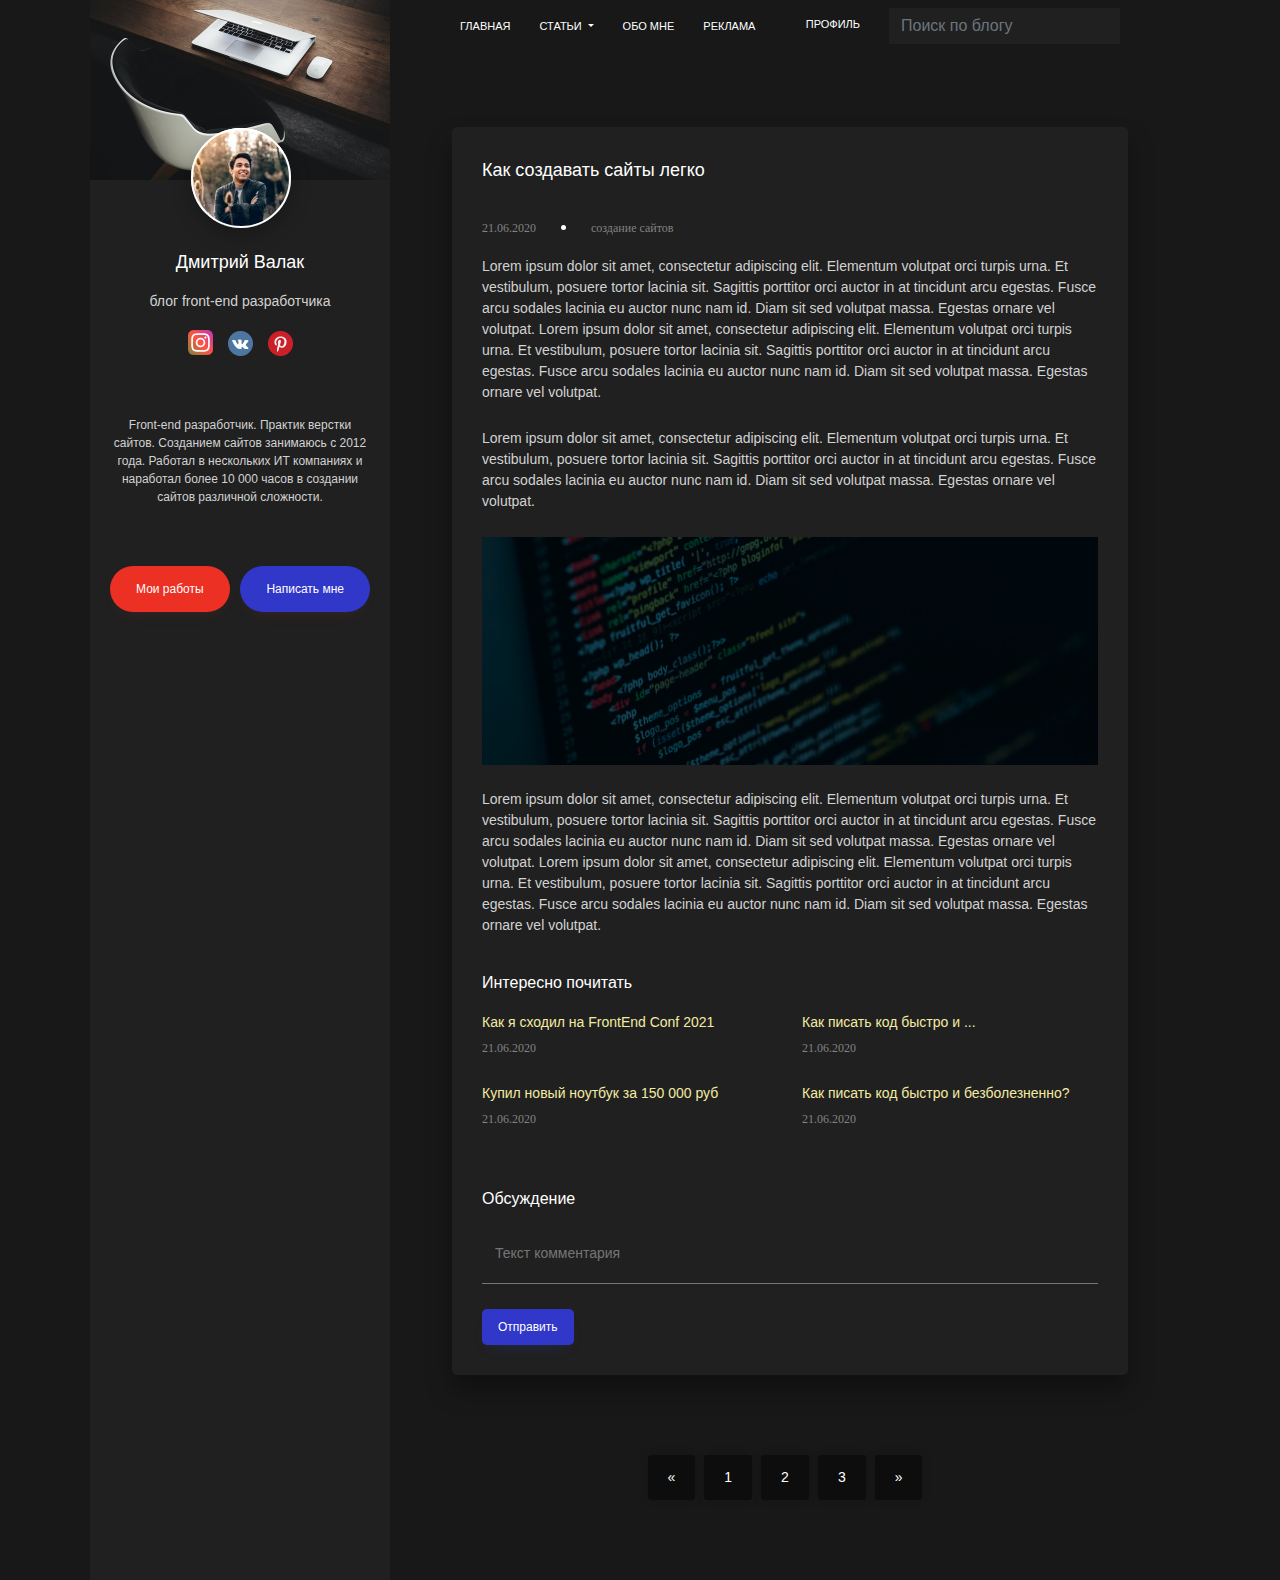
<file: article.html>
<!DOCTYPE html>
<html lang="en">

<head>
    <meta charset="UTF-8">
    <meta http-equiv="X-UA-Compatible" content="IE=edge">
    <meta name="viewport" content="width=device-width, initial-scale=1.0">
    <title>Personality blog</title>
    <link rel="shortcut icon" href="img/page-1/btn.svg" type="image/x-icon">
    <link rel="stylesheet" href="css/bootstrap.css">
    <link rel="stylesheet" href="css/style.css">
</head>

<body>
    <div class="main-container">

        <div class="container">
            <nav class="navbar navbar-expand-lg navbar-light">
                <button class="navbar-toggler" type="button" data-bs-toggle="collapse"
                    data-bs-target="#navbarSupportedContent" aria-controls="navbarSupportedContent"
                    aria-expanded="false" aria-label="Toggle navigation">
                    <span class="navbar-toggler-icon"></span>
                </button>
                <div class="collapse navbar-collapse" id="navbarSupportedContent">
                    <ul class="navbar-nav me-auto mb-2 mb-lg-0">
                        <li class="nav-item">
                            <a class="nav-link active" aria-current="page" href="index.html">ГЛАВНАЯ</a>
                        </li>
                        <li class="nav-item dropdown">
                            <a class="nav-link dropdown-toggle" href="article.html" id="navbarDropdown" role="button"
                                data-bs-toggle="dropdown" aria-expanded="false">
                                СТАТЬИ
                            </a>
                            <ul class="dropdown-menu" aria-labelledby="navbarDropdown">
                                <li><a class="dropdown-item" href="article.html">Создание сайтов</a></li>
                                <li><a class="dropdown-item" href="#Internet-Marketing">Интернет-маркетинг</a></li>
                                <li><a class="dropdown-item" href="#Video-promotion">Продвижение видео</a></li>
                            </ul>
                        </li>
                        <li class="nav-item">
                            <a class="nav-link" href="index.html">ОБО МНЕ</a>
                        </li>

                        <li class="nav-item">
                            <a class="nav-link" href="mywork.html">РЕКЛАМА</a>
                        </li>
                    </ul>
                    <form class="d-flex">
                        <a class="nav-link" href="profile.html">ПРОФИЛЬ</a>
                        <input class="form-control me-2" type="search" placeholder="Поиск по блогу" aria-label="search">
                    </form>
                </div>
            </nav>
            <section class="article">
                <div class="article__item">
                    <div class="title">Как создавать сайты легко</div>
                    <div class="content-box__subtitle d-flex">
                        <div class="secondary-subtitle">21.06.2020</div>
                        <div class="circle"></div>
                        <div class="secondary-subtitle"> создание сайтов</div>
                    </div>
                    <div class="subtitle">Lorem ipsum dolor sit amet, consectetur adipiscing elit. Elementum volutpat
                        orci turpis urna. Et vestibulum, posuere tortor lacinia sit. Sagittis porttitor orci auctor in
                        at tincidunt arcu egestas. Fusce arcu sodales lacinia eu auctor nunc nam id. Diam sit sed
                        volutpat massa. Egestas ornare vel volutpat. Lorem ipsum dolor sit amet, consectetur adipiscing
                        elit. Elementum volutpat orci turpis urna. Et vestibulum, posuere tortor lacinia sit. Sagittis
                        porttitor orci auctor in at tincidunt arcu egestas. Fusce arcu sodales lacinia eu auctor nunc
                        nam id. Diam sit sed volutpat massa. Egestas ornare vel volutpat.
                    </div>
                    <div class="subtitle">Lorem ipsum dolor sit amet, consectetur adipiscing elit. Elementum volutpat
                        orci
                        turpis urna. Et vestibulum, posuere tortor lacinia sit. Sagittis porttitor orci auctor in at
                        tincidunt arcu egestas. Fusce arcu sodales lacinia eu auctor nunc nam id. Diam sit sed volutpat
                        massa. Egestas ornare vel volutpat.</div>
                    <img src="./img/article-baner.jpg" alt="article-baner" class="img-fluid mb-4">
                    <div class="subtitle">Lorem ipsum dolor sit amet, consectetur adipiscing elit. Elementum volutpat
                        orci turpis urna. Et vestibulum, posuere tortor lacinia sit. Sagittis porttitor orci auctor in
                        at tincidunt arcu egestas. Fusce arcu sodales lacinia eu auctor nunc nam id. Diam sit sed
                        volutpat massa. Egestas ornare vel volutpat. Lorem ipsum dolor sit amet, consectetur adipiscing
                        elit. Elementum volutpat orci turpis urna. Et vestibulum, posuere tortor lacinia sit. Sagittis
                        porttitor orci auctor in at tincidunt arcu egestas. Fusce arcu sodales lacinia eu auctor nunc
                        nam id. Diam sit sed volutpat massa. Egestas ornare vel volutpat.
                    </div>

                    <div class="article-reading">
                        <div class="title">Интересно почитать</div>
                        <div class="row">
                            <div class="col-md-6">
                                <a class="subtitle scrollto" href="index.html#conference">Как я сходил на FrontEnd Conf 2021</a>
                                <div class="secondary-subtitle">21.06.2020</div>
                            </div>
                            <div class="col-md-6">
                                <a class="subtitle scrollto" href="index.html#conference">Как писать код быстро и ...</a>
                                <div class="secondary-subtitle">21.06.2020</div>
                            </div>
                            <div class="col-md-6">
                                <a class="subtitle scrollto" href="index.html#video-blog">Купил новый ноутбук за 150 000 руб</a>
                                <div class="secondary-subtitle">21.06.2020</div>
                            </div>
                            <div class="col-md-6">
                                <a class="subtitle scrollto" href="index.html#writing">Как писать код быстро и безболезненно?</a>
                                <div class="secondary-subtitle">21.06.2020</div>
                            </div>
                        </div>
                        <div class="title">Обсуждение</div>
                        <div class="form-floating ">
                        <input type="text" class="form-control" id="floatingInput" placeholder="name">
                            <label for="floatingInput">Текст комментария</label></div>
                            <button class="btn btn-wright" type="submit">Отправить</button>
                    </div>
                </div>


            </section>





            <nav aria-label="Page navigation example">
                <ul class="pagination justify-content-center">
                    <li class="page-item">
                        <a class="page-link" href="#" aria-label="Previous">
                            <span aria-hidden="true">&laquo;</span>
                            <span class="sr-only"></span>
                        </a>
                    </li>
                    <li class="page-item"><a class="page-link" href="#">1</a></li>
                    <li class="page-item"><a class="page-link" href="#">2</a></li>
                    <li class="page-item"><a class="page-link" href="#">3</a></li>
                    <li class="page-item">
                        <a class="page-link" href="#" aria-label="Next">
                            <span aria-hidden="true">&raquo;</span>
                            <span class="sr-only"></span>
                        </a>
                    </li>
                </ul>
            </nav>
            </section>
        </div>




        <aside class="sidebar-section">
            <div class="sidebar-section__img--content">
                <img src="./img/sidebar-img.jpg" alt="sidebar" class="img-fluid">
                <img src="./img/sidebar-photo.svg" alt="sidebar-photo" class="img-fluid second-img"></div>
            <div class="sidebar-section__content">
                <div class="title">Дмитрий Валак</div>
                <p>блог front-end разработчика</p>
                <ul class="social">
                    <li><a href="#" class="instagram" target="_blank" rel="noopener"></a></li>
                    <li><a href="#" class="vk" target="_blank" rel="noopener"></a></li>
                    <li><a href="#" class="pinterest" target="_blank" rel="noopener"></a></li>
                </ul>
                <div class="subtitle">Front-end разработчик. Практик верстки сайтов.
                    Созданием сайтов занимаюсь с 2012 года. Работал в нескольких ИТ компаниях и наработал более 10 000
                    часов
                    в создании сайтов различной сложности.
                </div>
                <div class="btn-box d-flex justify-content-between">
                    <a class="btn " href="mywork.html">Мои работы</a>
                    <button class="btn btn-wright" type="submit">Написать мне</button>
                </div>
            </div>
        </aside>
    </div>
    <script src="js/jQuery-v3.6.0.js"></script>
    <script src="js/bootstrap.min.js"></script>
    <script src="js/popper.min.js"></script>
    <script src="js/main.js"></script>
</body>

</html>
</file>
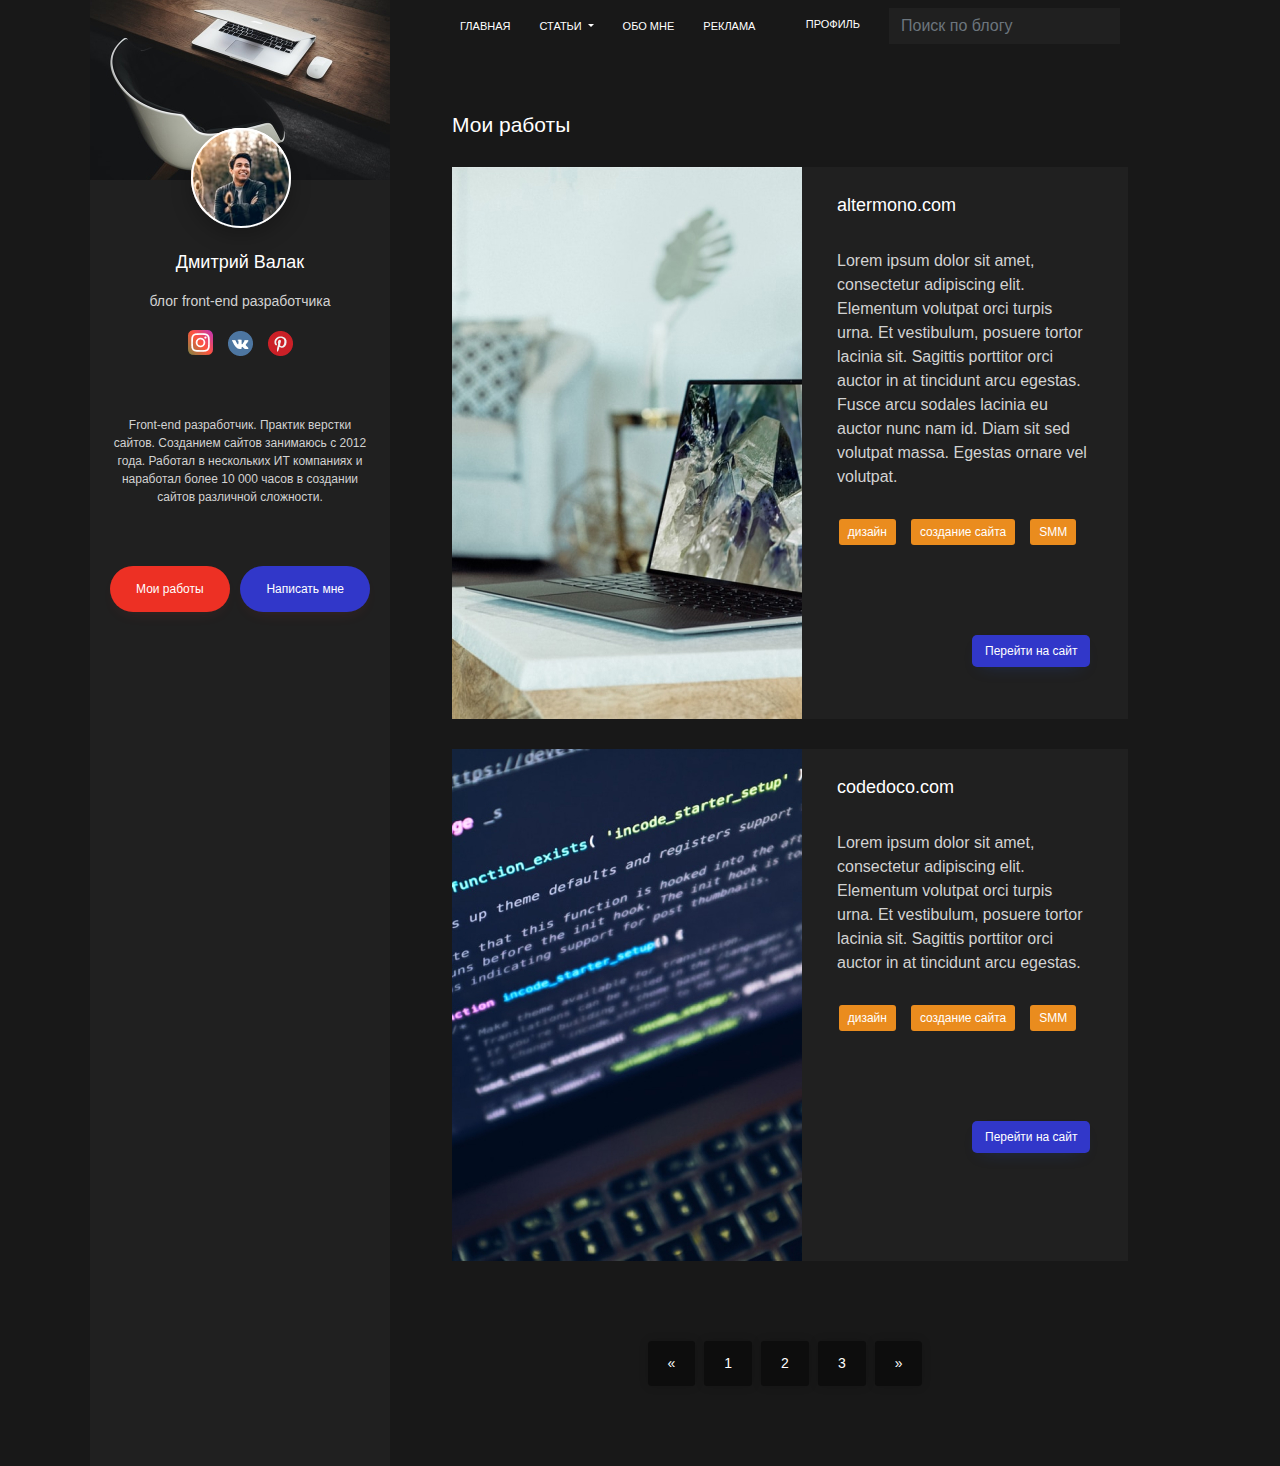
<file: mywork.html>
<!DOCTYPE html>
<html lang="en">

<head>
    <meta charset="UTF-8">
    <meta http-equiv="X-UA-Compatible" content="IE=edge">
    <meta name="viewport" content="width=device-width, initial-scale=1.0">
    <title>Personality blog</title>
    <link rel="shortcut icon" href="img/page-1/btn.svg" type="image/x-icon">
    <link rel="stylesheet" href="css/bootstrap.css">
    <link rel="stylesheet" href="css/style.css">
</head>

<body>
    <div class="main-container">

        <div class="container">
            <nav class="navbar navbar-expand-lg navbar-light">
                <button class="navbar-toggler" type="button" data-bs-toggle="collapse"
                    data-bs-target="#navbarSupportedContent" aria-controls="navbarSupportedContent"
                    aria-expanded="false" aria-label="Toggle navigation">
                    <span class="navbar-toggler-icon"></span>
                </button>
                <div class="collapse navbar-collapse" id="navbarSupportedContent">
                    <ul class="navbar-nav me-auto mb-2 mb-lg-0">
                        <li class="nav-item">
                            <a class="nav-link active" aria-current="page" href="index.html">ГЛАВНАЯ</a>
                        </li>
                        <li class="nav-item dropdown">
                            <a class="nav-link dropdown-toggle" href="article.html" id="navbarDropdown" role="button"
                                data-bs-toggle="dropdown" aria-expanded="false">
                                СТАТЬИ
                            </a>
                            <ul class="dropdown-menu" aria-labelledby="navbarDropdown">
                                <li><a class="dropdown-item" href="article.html">Создание сайтов</a></li>
                                <li><a class="dropdown-item" href="#Internet-Marketing">Интернет-маркетинг</a></li>
                                <li><a class="dropdown-item" href="#Video-promotion">Продвижение видео</a></li>
                            </ul>
                        </li>
                        <li class="nav-item">
                            <a class="nav-link" href="index.html">ОБО МНЕ</a>
                        </li>

                        <li class="nav-item">
                            <a class="nav-link" href="mywork.html">РЕКЛАМА</a>
                        </li>
                    </ul>
                    <form class="d-flex">
                        <a class="nav-link" href="profile.html">ПРОФИЛЬ</a>
                        <input class="form-control me-2" type="search" placeholder="Поиск по блогу" aria-label="search">
                    </form>
                </div>
            </nav>

            <section class="my-work">
                <h5>Мои работы</h5>
                <div class="my-work__item d-flex">
                    <img src="./img/my-work.jpg" alt="my-work" class="img-fluid">
                    <div class="my-work__item--content">
                        <div class="title">altermono.com</div>
                        <div class="subtitle">Lorem ipsum dolor sit amet, consectetur adipiscing elit. Elementum
                            volutpat orci turpis urna. Et vestibulum, posuere tortor lacinia sit. Sagittis porttitor
                            orci auctor in at tincidunt arcu egestas. Fusce arcu sodales lacinia eu auctor nunc nam id.
                            Diam sit sed volutpat massa. Egestas ornare vel volutpat.</div>

                        <div class="btn-box d-flex justify-content-center">
                            <button class="btn btn-work" type="submit">дизайн</button>
                            <button class="btn btn-work" type="submit">создание сайта</button>
                            <button class="btn btn-work" type="submit">SMM</button>
                        </div>
                        <button class="btn btn-wright" type="submit">Перейти на сайт </button>
                    </div>
                </div>
                <div class="my-work__item d-flex">
                    <img src="./img/my-work-2.jpg" alt="my-work" class="img-fluid">
                    <div class="my-work__item--content">
                        <div class="title">codedoco.com</div>
                        <div class="subtitle">Lorem ipsum dolor sit amet, consectetur adipiscing elit. Elementum
                            volutpat orci turpis urna. Et vestibulum, posuere tortor lacinia sit. Sagittis porttitor
                            orci auctor in at tincidunt arcu egestas. </div>
                        <div class="btn-box d-flex justify-content-center">
                            <button class="btn btn-work" type="submit">дизайн</button>
                            <button class="btn btn-work" type="submit">создание сайта</button>
                            <button class="btn btn-work" type="submit">SMM</button>
                        </div>
                        <button class="btn btn-wright" type="submit">Перейти на сайт </button>
                    </div>
                </div>

            </section>
            <nav aria-label="Page navigation example">
                <ul class="pagination justify-content-center">
                    <li class="page-item">
                        <a class="page-link" href="#" aria-label="Previous">
                            <span aria-hidden="true">&laquo;</span>
                            <span class="sr-only"></span>
                        </a>
                    </li>
                    <li class="page-item"><a class="page-link" href="#">1</a></li>
                    <li class="page-item"><a class="page-link" href="#">2</a></li>
                    <li class="page-item"><a class="page-link" href="#">3</a></li>
                    <li class="page-item">
                        <a class="page-link" href="#" aria-label="Next">
                            <span aria-hidden="true">&raquo;</span>
                            <span class="sr-only"></span>
                        </a>
                    </li>
                </ul>
            </nav>
            </section>
        </div>
        <aside class="sidebar-section">
            <div class="sidebar-section__img--content">
                <img src="./img/sidebar-img.jpg" alt="sidebar" class="img-fluid">
                <img src="./img/sidebar-photo.svg" alt="sidebar-photo" class="img-fluid second-img"></div>
            <div class="sidebar-section__content">
                <div class="title">Дмитрий Валак</div>
                <p>блог front-end разработчика</p>
                <ul class="social">
                    <li><a href="#" class="instagram" target="_blank" rel="noopener"></a></li>
                    <li><a href="#" class="vk" target="_blank" rel="noopener"></a></li>
                    <li><a href="#" class="pinterest" target="_blank" rel="noopener"></a></li>
                </ul>
                <div class="subtitle">Front-end разработчик. Практик верстки сайтов.
                    Созданием сайтов занимаюсь с 2012 года. Работал в нескольких ИТ компаниях и наработал более 10 000
                    часов
                    в создании сайтов различной сложности.
                </div>
                <div class="btn-box d-flex justify-content-between">
                    <a class="btn " href="mywork.html">Мои работы</a>
                    <button class="btn btn-wright" type="submit">Написать мне</button>
                </div>
            </div>
        </aside>
    </div>
    <script src="js/jQuery-v3.6.0.js"></script>
    <script src="js/bootstrap.min.js"></script>
    <script src="js/popper.min.js"></script>
    <script src="js/main.js"></script>
</body>

</html>
</file>
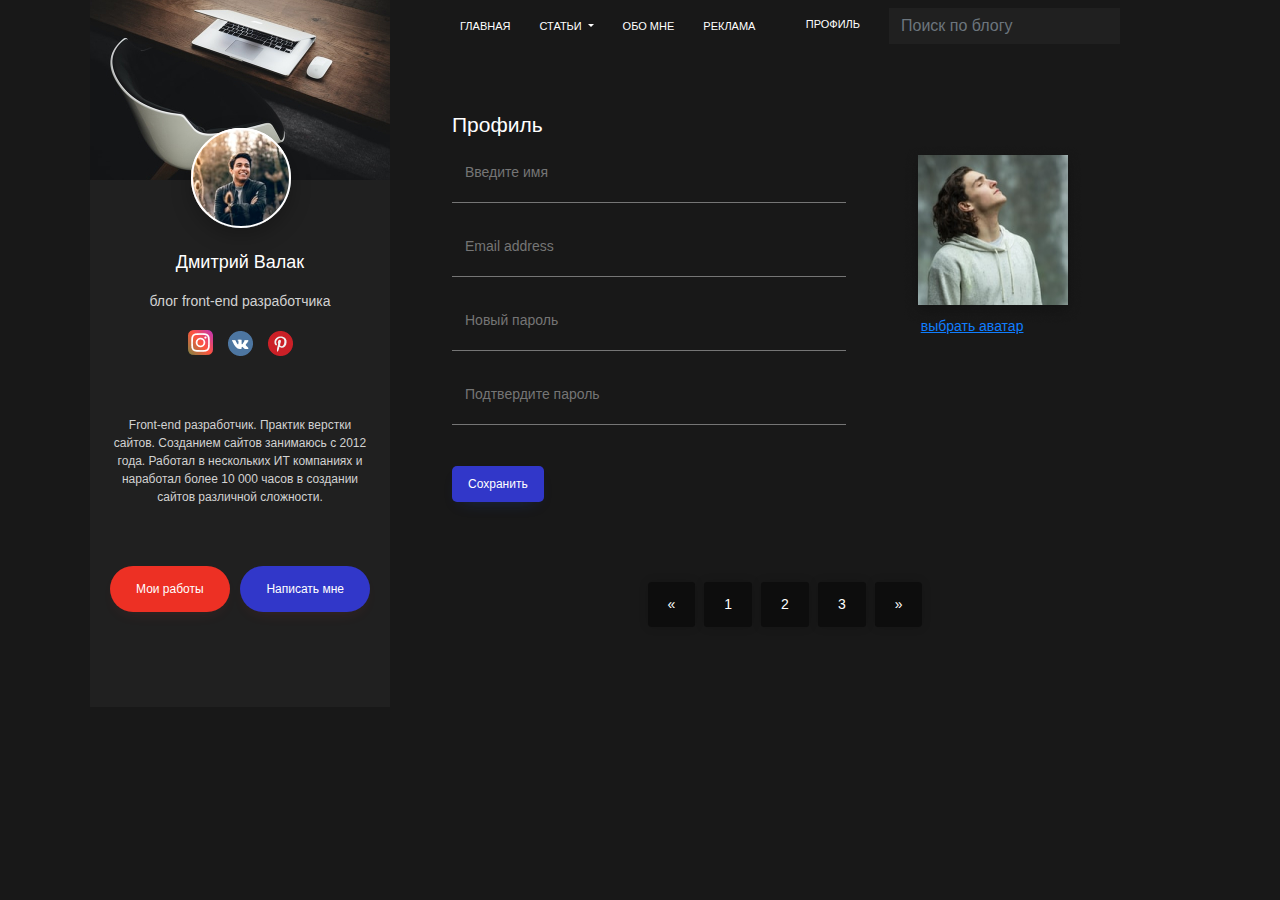
<file: profile.html>
<!DOCTYPE html>
<html lang="en">

<head>
    <meta charset="UTF-8">
    <meta http-equiv="X-UA-Compatible" content="IE=edge">
    <meta name="viewport" content="width=device-width, initial-scale=1.0">
    <title>Personality blog</title>
    <link rel="shortcut icon" href="img/page-1/btn.svg" type="image/x-icon">
    <link rel="stylesheet" href="css/bootstrap.css">
    <link rel="stylesheet" href="css/style.css">
</head>

<body>
    <div class="main-container">

        <div class="container">
            <nav class="navbar navbar-expand-lg navbar-light">
                <button class="navbar-toggler" type="button" data-bs-toggle="collapse"
                    data-bs-target="#navbarSupportedContent" aria-controls="navbarSupportedContent"
                    aria-expanded="false" aria-label="Toggle navigation">
                    <span class="navbar-toggler-icon"></span>
                </button>
                <div class="collapse navbar-collapse" id="navbarSupportedContent">
                    <div class="mobile-vercion">
                        <img src="./img/mobile.jpg" alt="">
                        <img src="./img/sidebar-photo.svg" alt="sidebar-photo" class="img-fluid second-img">
                        <div class="mobile-vercion__content">
                            <div class="title">Дмитрий Валак</div>
                            <p>блог front-end разработчика</p>
                        </div>
                    </div>
                    <ul class="navbar-nav me-auto mb-2 mb-lg-0">
                        <li class="nav-item">
                            <a class="nav-link active" aria-current="page" href="index.html">ГЛАВНАЯ</a>
                        </li>
                        <li class="nav-item dropdown">
                            <a class="nav-link dropdown-toggle" href="article.html" id="navbarDropdown" role="button"
                                data-bs-toggle="dropdown" aria-expanded="false">
                                СТАТЬИ
                            </a>
                            <ul class="dropdown-menu" aria-labelledby="navbarDropdown">
                                <li><a class="dropdown-item" href="article.html">Создание сайтов</a></li>
                                <li><a class="dropdown-item" href="#Internet-Marketing">Интернет-маркетинг</a></li>
                                <li><a class="dropdown-item" href="#Video-promotion">Продвижение видео</a></li>
                            </ul>
                        </li>
                        <li class="nav-item">
                            <a class="nav-link" href="index.html">ОБО МНЕ</a>
                        </li>

                        <li class="nav-item">
                            <a class="nav-link" href="mywork.html">РЕКЛАМА</a>
                        </li>
                    </ul>
                    <form class="d-flex">
                        <a class="nav-link" href="profile.html">ПРОФИЛЬ</a>
                        <input class="form-control me-2" type="search" placeholder="Поиск по блогу" aria-label="search">
                    </form>
                    <div class="mobile-btn">
                        <a class="btn " href="mywork.html">Мои работы</a>
                        <button class="btn btn-wright" id="open-form-modal-btn">Написать мне</button>
                    </div>
                </div>

            </nav>
            <section class="profile">
                <h5>Профиль</h5>
                <div class="profile-content d-flex justify-content-between">
                    <div class="profile-content__form col-md-7">
                        <div class="form-floating mb-3">
                            <input type="name" class="form-control" id="floatingInput" placeholder="name">
                            <label for="floatingInput">Введите имя</label>
                        </div>
                        <div class="form-floating mb-3">
                            <input type="email" class="form-control" id="floatingInput" placeholder="name@example.com">
                            <label for="floatingInput">Email address</label>
                        </div>
                        <div class="form-floating mb-3">
                            <input type="password" class="form-control" id="floatingPassword" placeholder="Password">
                            <label for="floatingPassword">Новый пароль</label>
                        </div>
                        <div class="form-floating mb-3">
                            <input type="password" class="form-control" id="floatingPassword" placeholder="Password">
                            <label for="floatingPassword">Подтвердите пароль</label>
                        </div>
                        <button class="btn btn-wright" type="submit">Сохранить </button>
                    </div>
                    <div class="col-md-4 ">
                    <img src="./img/profile-avatar.png" alt="">
                    <form>
                        <div class="file-row">
                            <input class="input-file" id="fileInput" name="fileInput" type="file">
                            <div class="file-row__text">
                                выбрать  аватар
                            </div>
                        </div>
                    </form>
                    <div>
                </div>
            </section>

            <nav aria-label="Page navigation example">
                <ul class="pagination justify-content-center">
                    <li class="page-item">
                        <a class="page-link" href="#" aria-label="Previous">
                            <span aria-hidden="true">&laquo;</span>
                            <span class="sr-only"></span>
                        </a>
                    </li>
                    <li class="page-item"><a class="page-link" href="#">1</a></li>
                    <li class="page-item"><a class="page-link" href="#">2</a></li>
                    <li class="page-item"><a class="page-link" href="#">3</a></li>
                    <li class="page-item">
                        <a class="page-link" href="#" aria-label="Next">
                            <span aria-hidden="true">&raquo;</span>
                            <span class="sr-only"></span>
                        </a>
                    </li>
                </ul>
            </nav>
            </section>
        </div>




        <aside class="sidebar-section">
            <div class="sidebar-section__img--content">
                <img src="./img/sidebar-img.jpg" alt="sidebar" class="img-fluid">
                <img src="./img/sidebar-photo.svg" alt="sidebar-photo" class="img-fluid second-img"></div>
            <div class="sidebar-section__content">
                <div class="title">Дмитрий Валак</div>
                <p>блог front-end разработчика</p>
                <ul class="social">
                    <li><a href="#" class="instagram" target="_blank" rel="noopener"></a></li>
                    <li><a href="#" class="vk" target="_blank" rel="noopener"></a></li>
                    <li><a href="#" class="pinterest" target="_blank" rel="noopener"></a></li>
                </ul>
                <div class="subtitle">Front-end разработчик. Практик верстки сайтов.
                    Созданием сайтов занимаюсь с 2012 года. Работал в нескольких ИТ компаниях и наработал более 10 000
                    часов
                    в создании сайтов различной сложности.
                </div>
                <div class="btn-box d-flex justify-content-between">
                    <a class="btn " href="mywork.html">Мои работы</a>
                    <button class="btn btn-wright" id="open-form-modal-btn">Написать мне</button>
                </div>
            </div>
        </aside>
    </div>

    <div class="modal-bgd" id="form-modal">
        <div class="modal-form-container">
            <button class="close-btn">x</button>
            <form class="modal-form" action="#" data-netlify="true" id="form">
                <div class="form-floating ">
                    <input type="name" class="form-control" id="user-name" placeholder="name">
                    <label for="user-name">Введите имя</label>
                </div>
                <div class="form-floating ">
                    <input type="email" class="form-control" id="user-email" placeholder="name@example.com">
                    <label for="fuser-email">Email address</label>
                </div>
                <div class="form-floating ">
                    <input type="text" class="form-control" id="user-name" placeholder="text">
                    <label for="user-name">Текст сообщения</label>
                </div>
                <button class="btn btn-wright mb-5" id="launch-btn" type="submit">Сохранить </button>
                <p class="modal-form__subtitle">e-mail: info@mywebsite.ru тел: +943-232-856-22</p>

            </form>

        </div>
    </div>
    <div class="modal-bgd" id="success-modal">
        <div class="modal-form modal-form-container">
            <button class="close-btn">x</button>
            <h5 class="modal-form__title">Сообщение успешно отправлено</h5>
        </div>

    </div>
    <script src="js/jQuery-v3.6.0.js"></script>
    <script src="js/bootstrap.min.js"></script>
    <script src="js/popper.min.js"></script>
    <script src="js/main.js"></script>
</body>

</html>
</file>
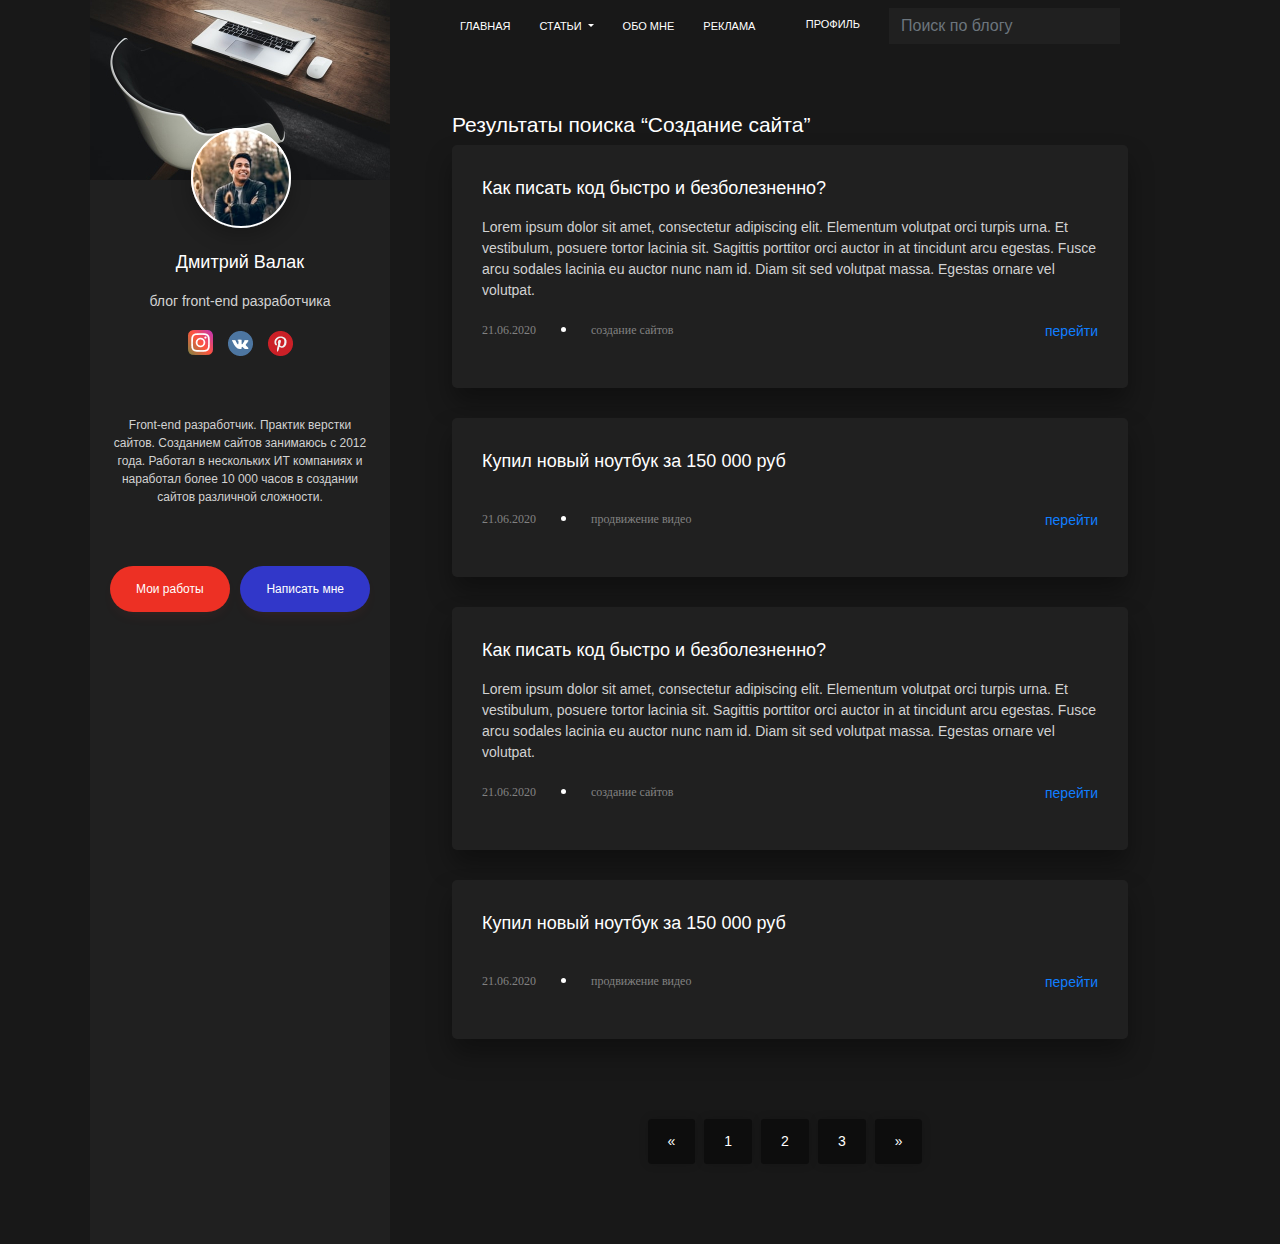
<file: result-search.html>
<!DOCTYPE html>
<html lang="en">

<head>
    <meta charset="UTF-8">
    <meta http-equiv="X-UA-Compatible" content="IE=edge">
    <meta name="viewport" content="width=device-width, initial-scale=1.0">
    <title>Personality blog</title>
    <link rel="shortcut icon" href="img/page-1/btn.svg" type="image/x-icon">
    <link rel="stylesheet" href="css/bootstrap.css">
    <link rel="stylesheet" href="css/style.css">
</head>

<body>
    <div class="main-container">

        <div class="container">
            <nav class="navbar navbar-expand-lg navbar-light">
                <button class="navbar-toggler" type="button" data-bs-toggle="collapse"
                    data-bs-target="#navbarSupportedContent" aria-controls="navbarSupportedContent"
                    aria-expanded="false" aria-label="Toggle navigation">
                    <span class="navbar-toggler-icon"></span>
                </button>
                <div class="collapse navbar-collapse" id="navbarSupportedContent">
                    <ul class="navbar-nav me-auto mb-2 mb-lg-0">
                        <li class="nav-item">
                            <a class="nav-link active" aria-current="page" href="index.html">ГЛАВНАЯ</a>
                        </li>
                        <li class="nav-item dropdown">
                            <a class="nav-link dropdown-toggle" href="article.html" id="navbarDropdown" role="button"
                                data-bs-toggle="dropdown" aria-expanded="false">
                                СТАТЬИ
                            </a>
                            <ul class="dropdown-menu" aria-labelledby="navbarDropdown">
                                <li><a class="dropdown-item" href="article.html">Создание сайтов</a></li>
                                <li><a class="dropdown-item" href="#Internet-Marketing">Интернет-маркетинг</a></li>
                                <li><a class="dropdown-item" href="#Video-promotion">Продвижение видео</a></li>
                            </ul>
                        </li>
                        <li class="nav-item">
                            <a class="nav-link" href="index.html">ОБО МНЕ</a>
                        </li>

                        <li class="nav-item">
                            <a class="nav-link" href="mywork.html">РЕКЛАМА</a>
                        </li>
                    </ul>
                    <form class="d-flex">
                        <a class="nav-link" href="profile.html">ПРОФИЛЬ</a>
                        <input class="form-control me-2" type="search" placeholder="Поиск по блогу" aria-label="search">
                    </form>
                </div>
            </nav>
            <section class="result">
                <h5>Результаты поиска “Создание сайта”</h5>
                <div class="result__item">
                    <div class="title">Как писать код быстро и безболезненно?</div>
                    <div class="subtitle">Lorem ipsum dolor sit amet, consectetur adipiscing elit. Elementum volutpat
                        orci turpis urna. Et vestibulum, posuere tortor lacinia sit. Sagittis porttitor orci auctor in
                        at tincidunt arcu egestas. Fusce arcu sodales lacinia eu auctor nunc nam id. Diam sit sed
                        volutpat massa. Egestas ornare vel volutpat.
                    </div>
                    <div class="content-box d-flex justify-content-between">
                        <div class="content-box__subtitle d-flex">
                            <div class="secondary-subtitle">21.06.2020</div>
                            <div class="circle"></div>
                            <div class="secondary-subtitle"> создание сайтов</div>
                        </div>
                            <a class="subtitle scrollto subtitle-btn" href="index.html#writing">перейти</a> 
                    </div>
                </div>
                <div class="result__item">
                    <div class="title">Купил новый ноутбук за 150 000 руб</div>
                    <div class="content-box d-flex justify-content-between">
                        <div class="content-box__subtitle d-flex">
                            <div class="secondary-subtitle">21.06.2020</div>
                            <div class="circle"></div>
                            <div class="secondary-subtitle"> продвижение видео</div>
                        </div>
                            <a class="subtitle scrollto subtitle-btn" href="index.html#video-blog">перейти</a> 
                    </div>
                </div>
                <div class="result__item">
                    <div class="title">Как писать код быстро и безболезненно?</div>
                    <div class="subtitle">Lorem ipsum dolor sit amet, consectetur adipiscing elit. Elementum volutpat
                        orci turpis urna. Et vestibulum, posuere tortor lacinia sit. Sagittis porttitor orci auctor in
                        at tincidunt arcu egestas. Fusce arcu sodales lacinia eu auctor nunc nam id. Diam sit sed
                        volutpat massa. Egestas ornare vel volutpat.
                    </div>
                    <div class="content-box d-flex justify-content-between">
                        <div class="content-box__subtitle d-flex">
                            <div class="secondary-subtitle">21.06.2020</div>
                            <div class="circle"></div>
                            <div class="secondary-subtitle"> создание сайтов</div>
                        </div>
                            <a class="subtitle scrollto subtitle-btn" href="index.html#writing">перейти</a> 
                    </div>
                </div>
                <div class="result__item">
                    <div class="title">Купил новый ноутбук за 150 000 руб</div>
                    <div class="content-box d-flex justify-content-between">
                        <div class="content-box__subtitle d-flex">
                            <div class="secondary-subtitle">21.06.2020</div>
                            <div class="circle"></div>
                            <div class="secondary-subtitle"> продвижение видео</div>
                        </div>
                            <a class="subtitle scrollto subtitle-btn" href="index.html#video-blog">перейти</a> 
                    </div>
                </div>
            </section>

            <nav aria-label="Page navigation example">
                <ul class="pagination justify-content-center">
                    <li class="page-item">
                        <a class="page-link" href="#" aria-label="Previous">
                            <span aria-hidden="true">&laquo;</span>
                            <span class="sr-only"></span>
                        </a>
                    </li>
                    <li class="page-item"><a class="page-link" href="#">1</a></li>
                    <li class="page-item"><a class="page-link" href="#">2</a></li>
                    <li class="page-item"><a class="page-link" href="#">3</a></li>
                    <li class="page-item">
                        <a class="page-link" href="#" aria-label="Next">
                            <span aria-hidden="true">&raquo;</span>
                            <span class="sr-only"></span>
                        </a>
                    </li>
                </ul>
            </nav>
            </section>
        </div>




        <aside class="sidebar-section">
            <div class="sidebar-section__img--content">
                <img src="./img/sidebar-img.jpg" alt="sidebar" class="img-fluid">
                <img src="./img/sidebar-photo.svg" alt="sidebar-photo" class="img-fluid second-img"></div>
            <div class="sidebar-section__content">
                <div class="title">Дмитрий Валак</div>
                <p>блог front-end разработчика</p>
                <ul class="social">
                    <li><a href="#" class="instagram" target="_blank" rel="noopener"></a></li>
                    <li><a href="#" class="vk" target="_blank" rel="noopener"></a></li>
                    <li><a href="#" class="pinterest" target="_blank" rel="noopener"></a></li>
                </ul>
                <div class="subtitle">Front-end разработчик. Практик верстки сайтов.
                    Созданием сайтов занимаюсь с 2012 года. Работал в нескольких ИТ компаниях и наработал более 10 000
                    часов
                    в создании сайтов различной сложности.
                </div>
                <div class="btn-box d-flex justify-content-between">
                    <a class="btn " href="mywork.html">Мои работы</a>
                    <button class="btn btn-wright" type="submit">Написать мне</button>
                </div>
            </div>
        </aside>
    </div>
    <script src="js/jQuery-v3.6.0.js"></script>
    <script src="js/bootstrap.min.js"></script>
    <script src="js/popper.min.js"></script>
    <script src="js/main.js"></script>
</body>

</html>
</file>
<file: css/style.css>
body {
  font-family: 'Roboto', sans-serif;
  font-weight: 400;
  background: #181818;
  color: #FFFFFF;
}

.main-container {
  display: -webkit-box;
  display: -ms-flexbox;
  display: flex;
  -webkit-box-orient: horizontal;
  -webkit-box-direction: reverse;
      -ms-flex-direction: row-reverse;
          flex-direction: row-reverse;
  max-width: 1100px;
  margin: 0 auto;
  width: 100%;
}

.container {
  margin: 0 auto;
  width: 100%;
  max-width: 700px;
}

.title {
  font-size: 18px;
  font-weight: 500px;
  margin-bottom: 15px;
}

h5 {
  font-size: 21px;
  margin-top: 60px;
}

p {
  font-weight: 300;
  font-size: 14px;
  color: #D2D2D2;
}

.subtitle {
  color: #D2D2D2;
  font-size: 14px;
  line-height: 150%;
}

.secondary-subtitle {
  font-family: 'Lato';
  font-style: normal;
  font-weight: 400;
  font-size: 12px;
  color: #828282;
  margin-top: 20px;
}

.btn {
  font-weight: 500;
  font-size: 12px;
  color: #FFFFFF;
}

.btn-wright {
  background: #3137C9;
  -webkit-box-shadow: 0px 7px 17px -10px rgba(32, 84, 219, 0.35);
          box-shadow: 0px 7px 17px -10px rgba(32, 84, 219, 0.35);
}

.circle {
  background: #FFFFFF;
  width: 5px;
  height: 5px;
  border-radius: 50%;
  margin: 26px 25px;
}

#more,
#more-second {
  display: none;
}

.read-next button {
  color: #107EFF;
  border-style: none;
  font-size: 14px;
  background: transparent;
  margin-top: 19px;
}

.mobile-vercion,
.mobile-btn {
  display: none;
}

.content-part,
.article__item,
.result__item {
  background-color: #202020;
  -webkit-box-shadow: 0px 15px 25px rgba(0, 0, 0, 0.35);
          box-shadow: 0px 15px 25px rgba(0, 0, 0, 0.35);
  border-radius: 5px;
  margin-bottom: 30px;
  padding: 30px 30px;
}

.nav-item.dropdown:hover {
  background-color: #3137C9;
}

.navbar-nav {
  margin-right: 24px;
}

.nav-link {
  color: #FFFFFF !important;
  margin-right: 13px;
  font-size: 11px;
}

.dropdown-menu {
  background-color: #3137C9;
  font-size: 12px;
  border-radius: 0;
}

.dropdown-menu .dropdown-item {
  color: #FFFFFF;
}

.dropdown-menu .dropdown-item:hover {
  background-color: #107EFF;
}

.form-control {
  color: #FFFFFF;
  background-color: #202020;
  border-radius: 0;
  border: none;
}

.about-me-content {
  margin-top: 60px;
}

.about-me__item {
  position: relative;
}

.about-me__item p {
  position: absolute;
  font-family: 'Lato';
  font-style: normal;
  font-weight: 400;
  font-size: 12px;
}

.about-me__item .about-me__item--title {
  top: 7%;
  left: 14%;
  width: 107px;
}

.about-me__item .about-me__item--subtitle {
  bottom: 5%;
  right: 16%;
}

.input-group {
  margin: 30px auto;
  background: #121212;
  -webkit-box-shadow: 0px 15px 25px rgba(0, 0, 0, 0.45);
          box-shadow: 0px 15px 25px rgba(0, 0, 0, 0.45);
  border-radius: 5px;
}

.input-group .form-control {
  background-color: #121212;
  font-size: 15px;
  padding: 28px;
  color: #D2D2D2;
}

.input-group .btn {
  width: 44px;
  margin-right: 15px;
}

.input-group .btn-photo {
  background: url(../img/photo-btn.png) no-repeat center;
}

.input-group .btn-send {
  background: url(../img/send-btn.svg) no-repeat center;
}

.screen {
  border-radius: 6px;
  background: rgba(0, 0, 0, 0.2);
  opacity: 1;
  width: 100%;
}

.pagination {
  margin: 80px 0;
}

.page-link {
  font-size: 14px;
  color: #FFFFFF;
  background-color: #0D0D0D;
  -webkit-box-shadow: 0px 0px 10px rgba(0, 0, 0, 0.15);
          box-shadow: 0px 0px 10px rgba(0, 0, 0, 0.15);
  border-radius: 3px;
  border: none;
  padding: 12px 20px;
  margin-right: 10px;
}

.page-link:hover {
  background-color: #3137C9;
  color: #FFFFFF;
}

#app {
  padding: 13px 0;
}

#app .btn-success,
#app .btn-outline-primary {
  color: #107EFF;
  border-style: none;
  font-size: 14px;
  border-color: transparent;
  background-color: transparent;
  border: none;
  -webkit-box-shadow: none;
          box-shadow: none;
}

#app .btn-success:hover,
#app .btn-outline-primary:hover {
  background: transparent;
}

#app label {
  font-size: 12px;
}

#app .form-control {
  color: #757575;
  background-color: #181818;
  border-radius: 5px;
  border-style: none;
  background-clip: none;
  -webkit-box-shadow: 0 0 0 0.8px #3137C9;
          box-shadow: 0 0 0 0.8px #3137C9;
}

#app .form-button {
  width: 100%;
}

#app #comment {
  border-radius: .25rem;
  margin-bottom: 15px;
  -webkit-box-shadow: 0 0 10px rgba(153, 153, 153, 0.5);
  box-shadow: 0 0 10px rgba(153, 153, 153, 0.5);
}

#app p,
#app h5 {
  padding: 7px 10px;
}

.sidebar-section {
  background-color: #202020;
  width: 300px;
  height: inherit;
}

.sidebar-section__img--content {
  position: relative;
}

.second-img {
  position: absolute;
  left: 27%;
  top: 64%;
}

.sidebar-section__content {
  text-align: center;
  padding: 69px 20px;
}

.sidebar-section__content .subtitle {
  font-size: 12px;
  margin-bottom: 60px;
}

.sidebar-section__content .social {
  width: 105px;
  display: -webkit-box;
  display: -ms-flexbox;
  display: flex;
  margin: 18px auto 60px;
  list-style: none;
  background-image: url("../img/sidebar-social.png");
}

.sidebar-section__content .social a {
  position: relative;
  display: block;
  -webkit-transition: .3s ease-in-out;
  transition: .3s ease-in-out;
  width: 26px;
  height: 26px;
  margin-left: -10px;
  margin-right: 23px;
  border-radius: 50%;
}

.sidebar-section__content .social a:hover {
  background-color: #d1eefa;
  opacity: 0.5;
}

.sidebar-section__content .btn-wright,
.mobile-btn .btn-wright {
  background: #3137C9 !important;
}

.sidebar-section__content .btn,
.mobile-btn .btn {
  padding: 13px 25px;
  background: #ED3024;
  -webkit-box-shadow: 0px 7px 17px -10px rgba(242, 63, 63, 0.2);
          box-shadow: 0px 7px 17px -10px rgba(242, 63, 63, 0.2);
  border-radius: 25px;
}

.modal-bgd {
  width: 100%;
  height: 100%;
  position: fixed;
  top: 0;
  left: 0;
  background: rgba(25, 26, 27, 0.7);
  opacity: 0;
  pointer-events: none;
  display: -webkit-box;
  display: -ms-flexbox;
  display: flex;
  -webkit-box-pack: center;
      -ms-flex-pack: center;
          justify-content: center;
  -webkit-box-align: center;
      -ms-flex-align: center;
          align-items: center;
  -webkit-transition: all 0.3s ease-in-out;
  transition: all 0.3s ease-in-out;
}

.modal-form-container {
  position: relative;
  padding: 50px 100px;
  background: #202020;
}

.modal-form {
  display: -webkit-box;
  display: -ms-flexbox;
  display: flex;
  -webkit-box-orient: vertical;
  -webkit-box-direction: normal;
      -ms-flex-direction: column;
          flex-direction: column;
}

.modal-form .btn-wright {
  width: -webkit-fit-content;
  width: -moz-fit-content;
  width: fit-content;
}

.modal-form__title {
  margin-top: 20px;
}

.close-btn {
  position: absolute;
  right: 20px;
  top: 20px;
  color: #FFFFFF;
  border: 0;
  background: none;
  font-size: 20px;
  cursor: pointer;
}

.modal-active {
  opacity: 1;
  pointer-events: all;
}

.my-work .my-work__item {
  margin-top: 30px;
}

.my-work .my-work__item--content {
  background: #202020;
  padding: 25px 35px;
}

.my-work .my-work__item--content .subtitle {
  font-weight: 300;
  font-size: 16px;
  margin: 30px 0;
}

.my-work .btn-wright {
  border-radius: 5px;
  margin: 90px 0 25px 135px;
}

.btn-work {
  padding: 4px 9px;
  background: #EA8C1E;
  border-radius: 3px;
  border: none;
  margin-right: 15px;
}

.profile .form-control,
.article-reading .form-control,
.modal-form .form-control {
  background-color: transparent;
  border-bottom: 1px solid #757575;
}

.profile label,
.article-reading label,
.modal-form label {
  font-size: 14px;
  color: #757575;
}

.profile .btn-wright,
.article-reading .btn-wright,
.modal-form .btn-wright {
  border-radius: 5px;
  padding: 8px 15px;
  margin-top: 25px;
}

/*style type="file"*/
.file-row {
  display: -webkit-box;
  display: -ms-flexbox;
  display: flex;
  width: 100%;
  position: relative;
}

.input-file {
  width: 100%;
  cursor: pointer;
  opacity: -0.8;
  z-index: 1;
}

.file-row__text {
  position: absolute;
  top: -30%;
  left: 8%;
  z-index: 0;
  font-size: 14px;
  color: #107EFF;
  text-decoration: underline;
  cursor: pointer;
}

.article__item {
  margin-top: 75px;
}

.article__item .subtitle {
  margin-bottom: 25px;
}

.article-reading .title {
  font-size: 16px;
  margin-top: 35px;
}

.article-reading .subtitle {
  color: #F3EBA2;
  font-weight: 500;
  text-decoration: none;
}

.article-reading .secondary-subtitle {
  margin: 5px 0 24px;
}

.subtitle-btn {
  color: #107EFF;
  text-decoration: none;
  margin-top: 20px;
}

@media screen and (max-width: 820px) {
  h5 {
    margin: 30px 0 50px;
    text-align: center;
  }
  .sidebar-section {
    display: none;
  }
  .mobile-vercion {
    display: block;
    position: relative;
    margin-bottom: 100px;
  }
  .mobile-vercion .second-img {
    left: -2%;
    top: 44%;
  }
  .mobile-vercion .title {
    font-size: 15px;
    margin-bottom: 2px;
  }
  .mobile-vercion p {
    font-size: 12px;
  }
  .mobile-vercion .mobile-vercion__content {
    float: right;
    margin-right: 80px;
  }
  .mobile-btn {
    display: block;
    text-align: center;
  }
  .mobile-btn .btn {
    margin-right: 30px;
  }
  .about-me-content, .content-box {
    -ms-flex-wrap: wrap;
        flex-wrap: wrap;
  }
  .input-group {
    display: none;
  }
  .profile-content {
    -webkit-box-orient: vertical;
    -webkit-box-direction: reverse;
        -ms-flex-direction: column-reverse;
            flex-direction: column-reverse;
  }
  .profile-content .profile-content__form {
    text-align: center;
  }
  .about-me-content, .article__item {
    margin-top: 25px;
  }
  .my-work__item {
    -webkit-box-orient: vertical;
    -webkit-box-direction: normal;
        -ms-flex-direction: column;
            flex-direction: column;
  }
  .my-work .btn-wright {
    margin-left: 85px;
  }
}
/*# sourceMappingURL=style.css.map */
</file>
